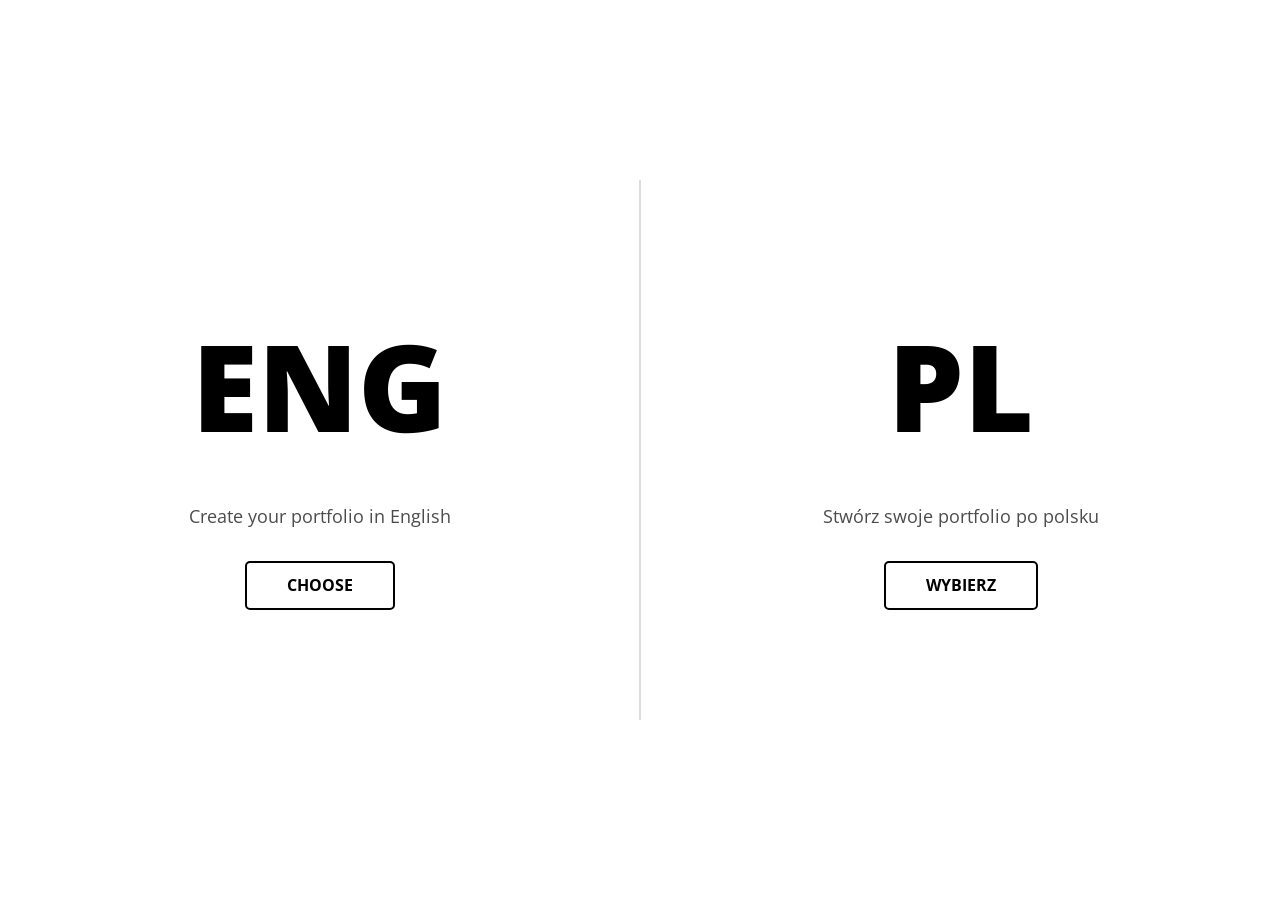
<file: index.html>
<!DOCTYPE html>
<html lang="ar">
<head>
    <meta charset="UTF-8">
    <meta name="viewport" content="width=device-width, initial-scale=1.0">
    <title>Select Your Language - Portfolio Creator</title>
    <link rel="stylesheet" href="style.css">
    <link href="https://fonts.googleapis.com/css2?family=Open+Sans:wght@700&display=swap" rel="stylesheet">
</head>
<body>

    <div class="language-selection">
        <div class="lang-card" onclick="location.href='index-en.html'">
            <h1>ENG</h1>
            <p>Create your portfolio in English</p>
            <span class="btn-select">CHOOSE</span>
        </div>

        <div class="divider"></div>

        <div class="lang-card" onclick="location.href='index-pl.html'">
            <h1>PL</h1>
            <p>Stwórz swoje portfolio po polsku</p>
            <span class="btn-select">WYBIERZ</span>
        </div>
    </div>

</body>
</html>
</file>
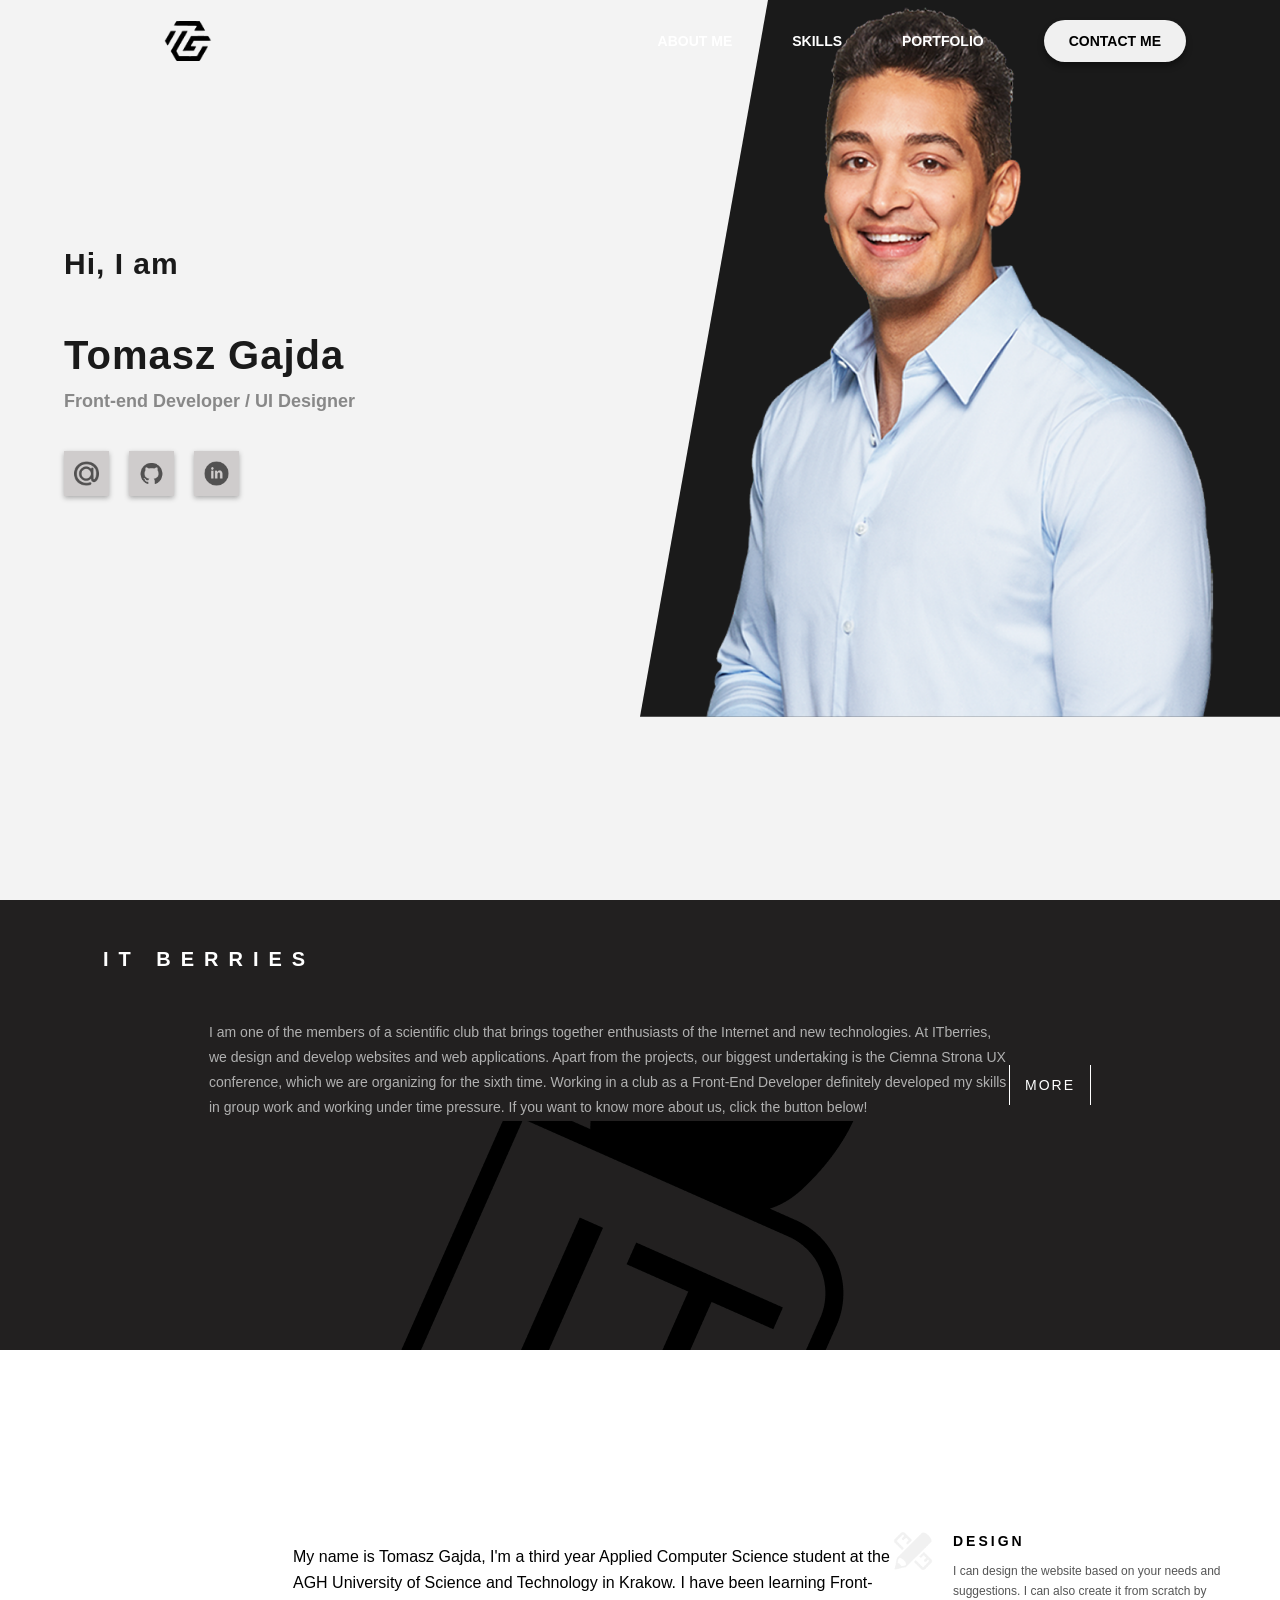
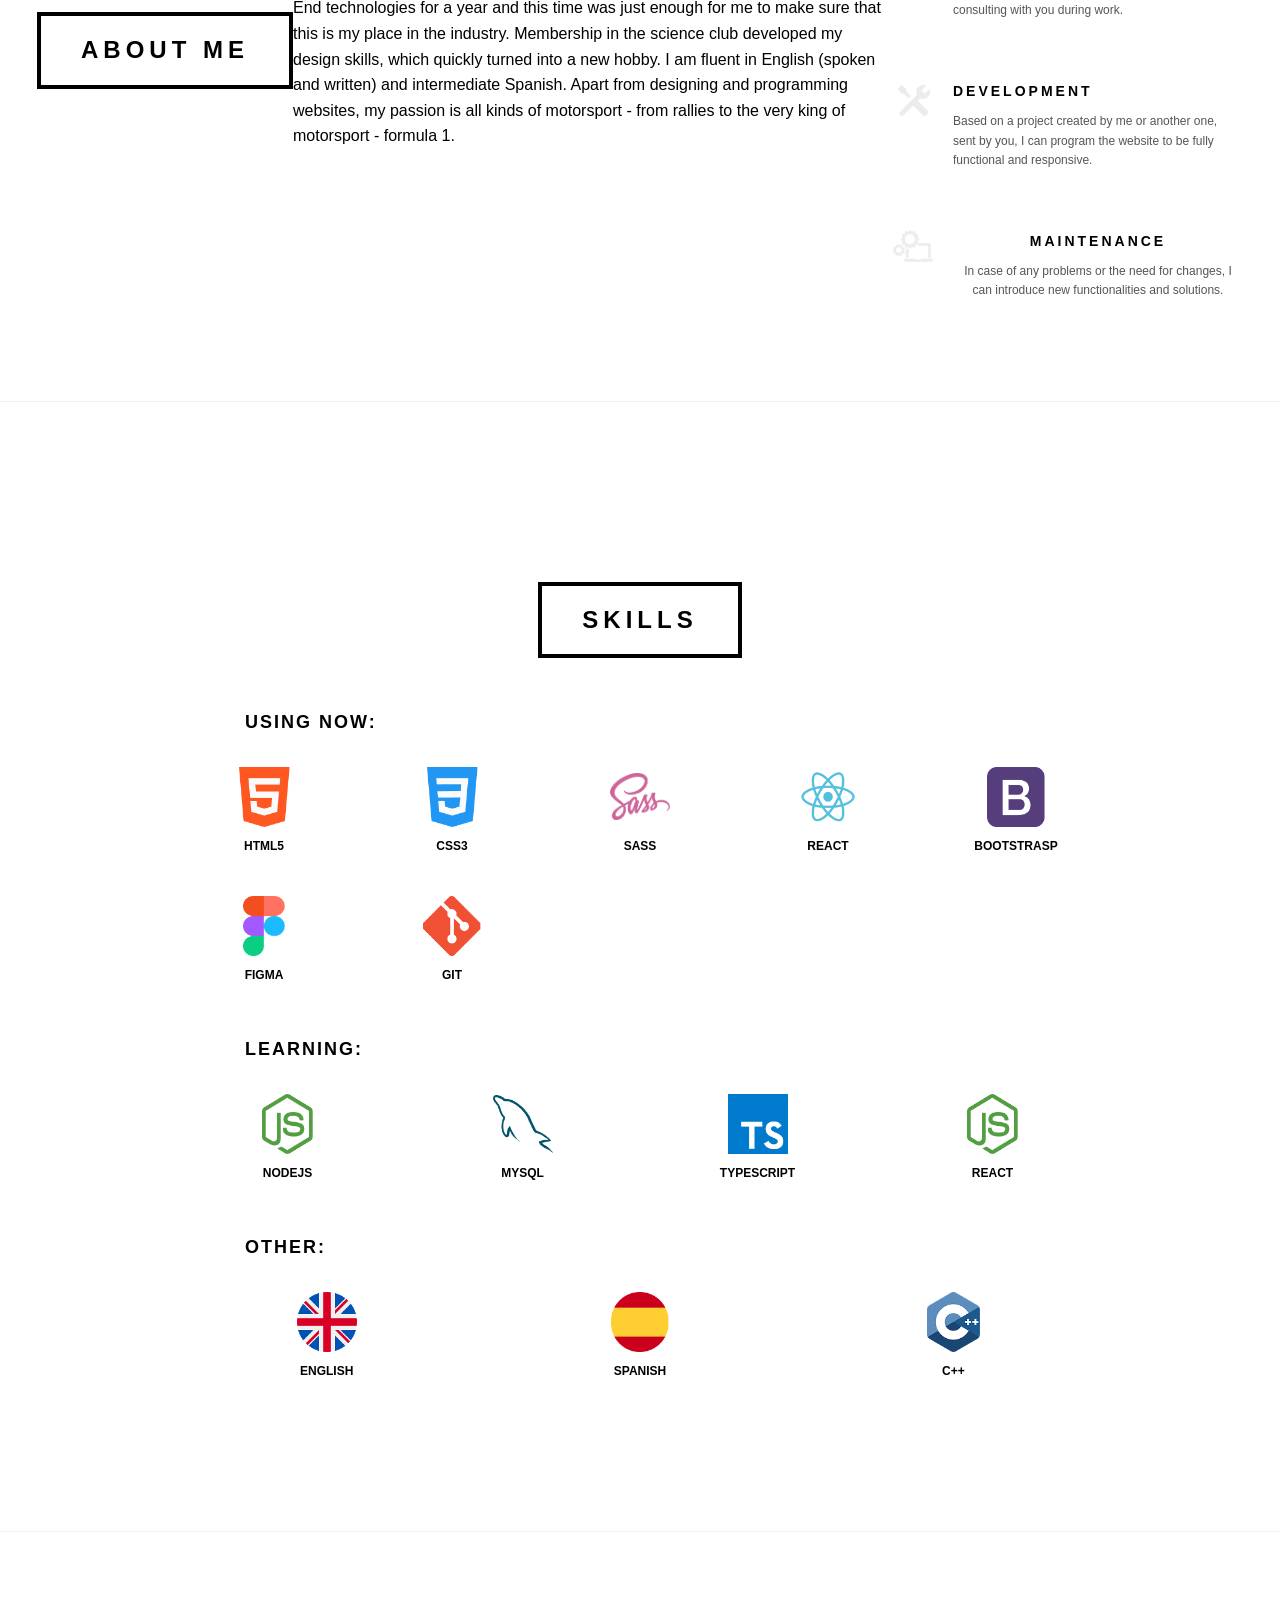
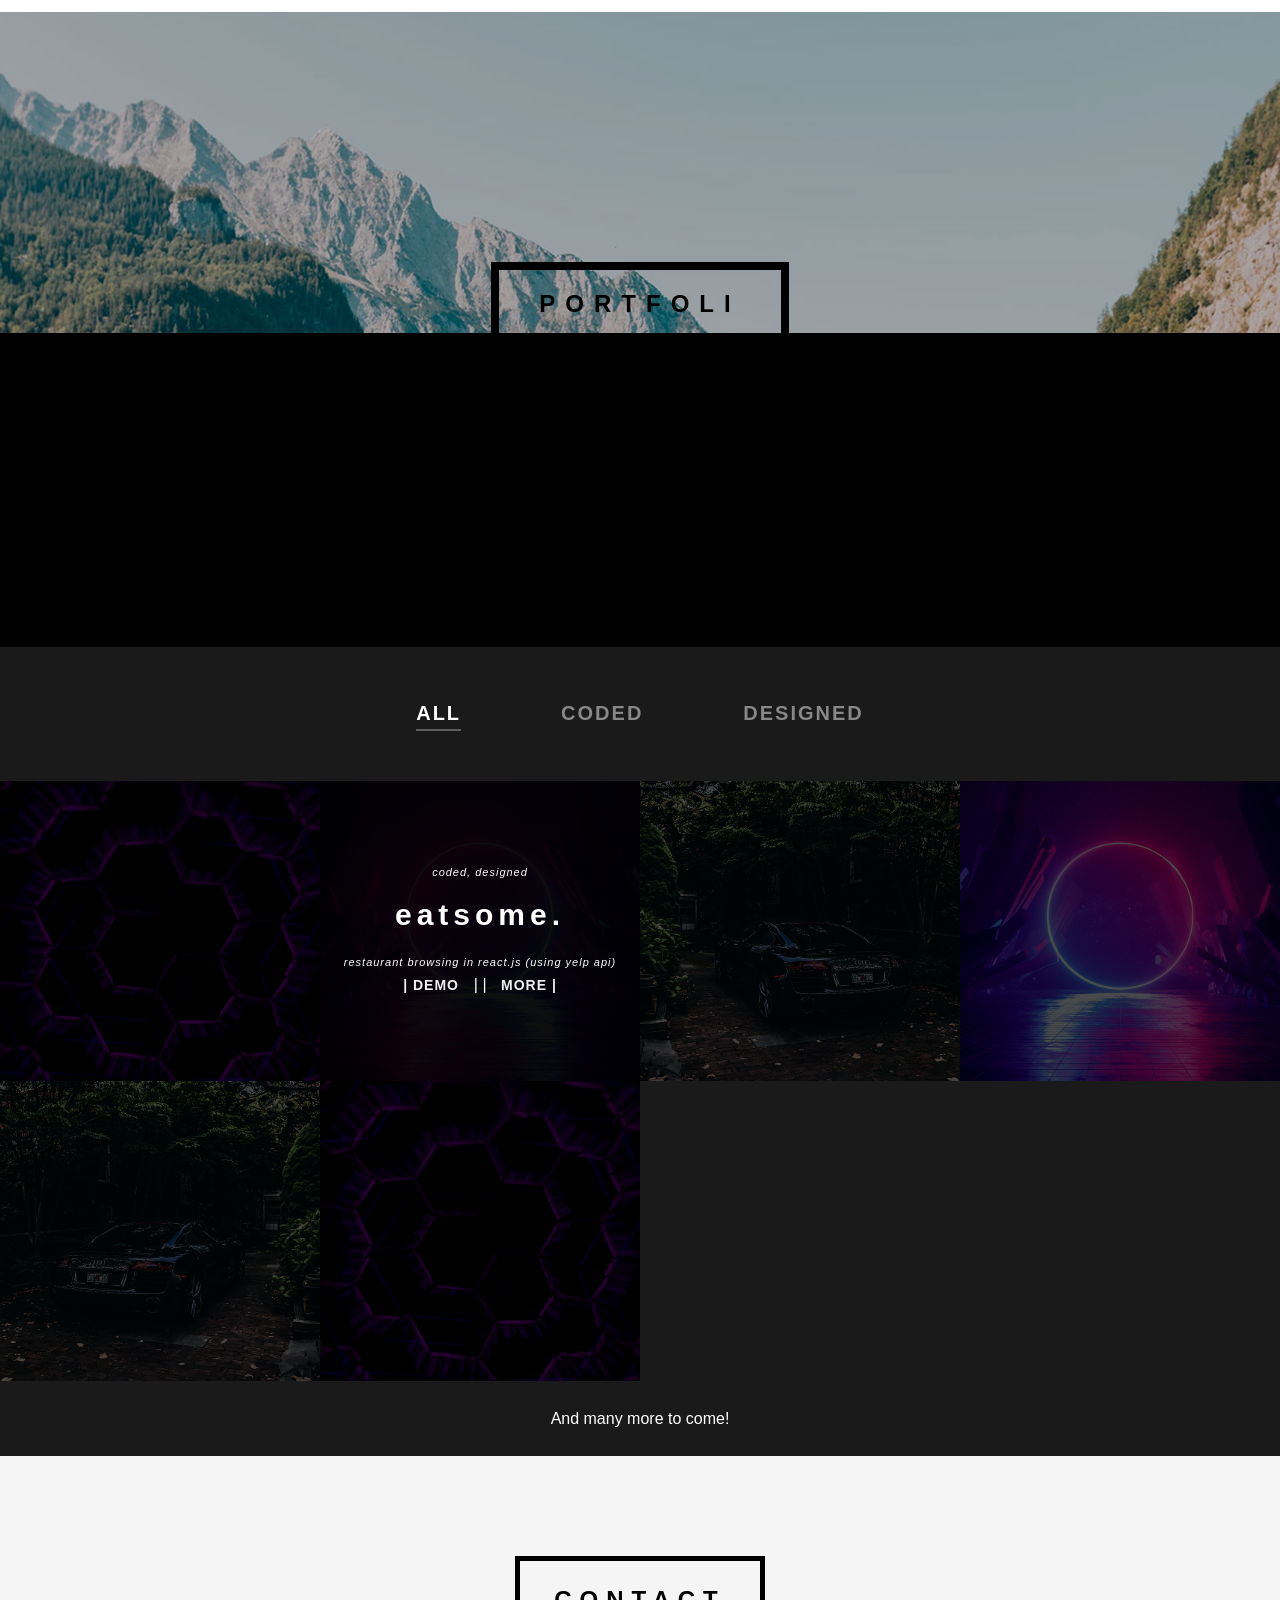
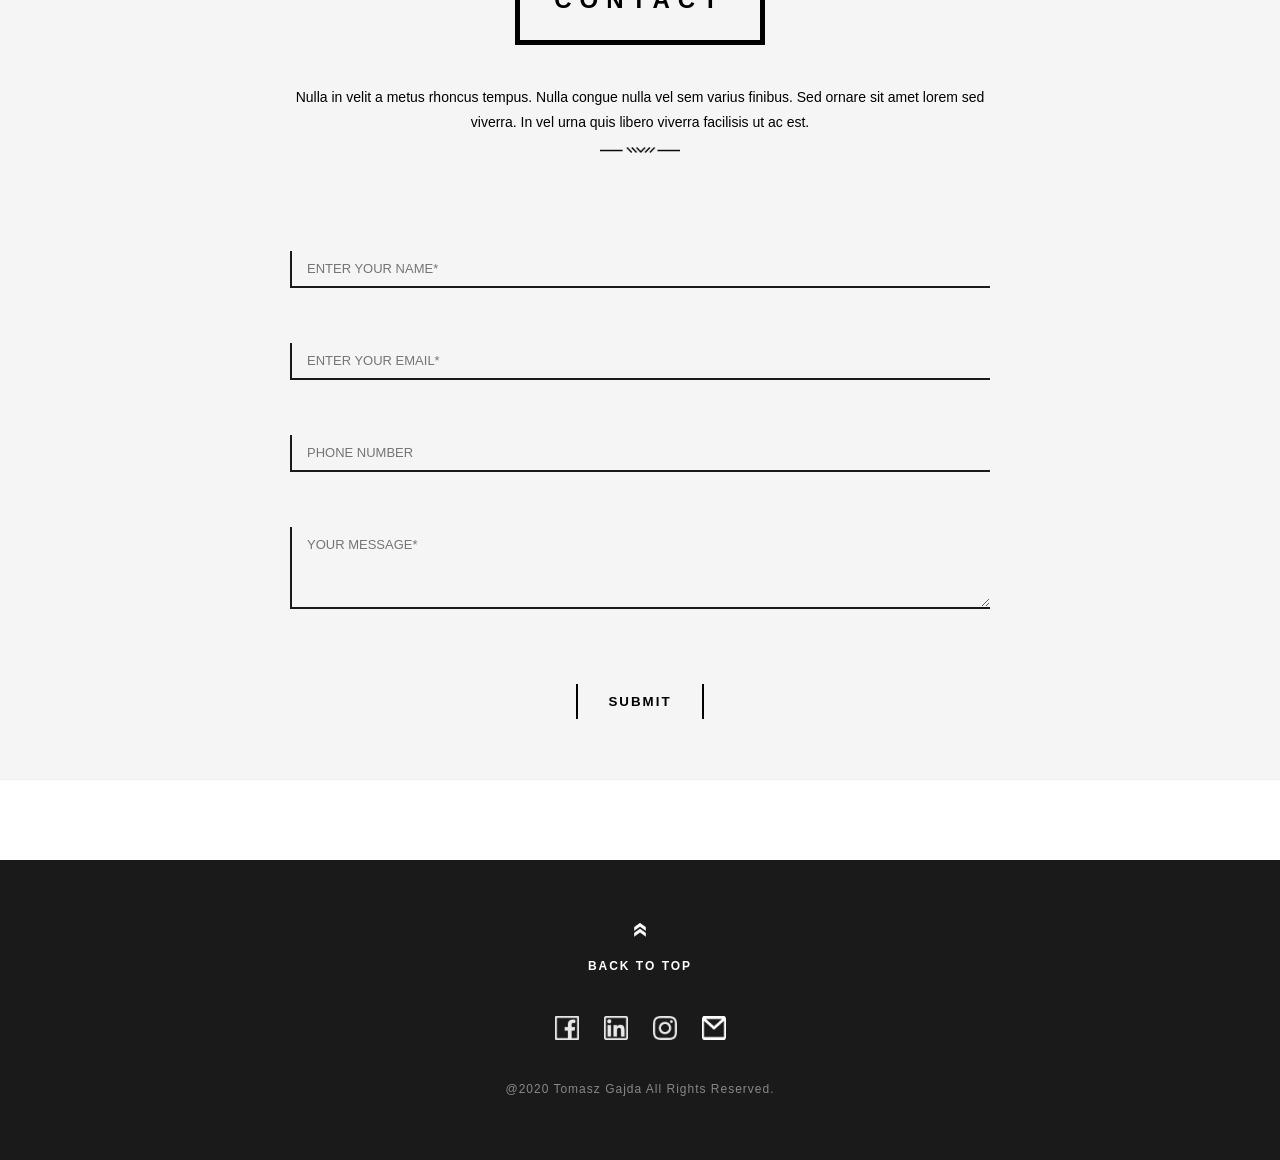
<file: index-en.html>
<!DOCTYPE html>
<html lang="en">
<head>
    <meta charset="UTF-8">
    <meta name="viewport" content="width=device-width, initial-scale=1.0">
    <title>Document</title>
    <link rel="stylesheet" href="style.css">
    
</head>
<body>
   <div class="header"> 

       <div class="navbar"> 
        <div class="logo"><img src="image/logo 1.png"></div>
           <div class="nav-links">
             <a lhref="#about">About me</a>
            <a href="#skills">Skills</a>
            <a href="#portfolio">Portfolio</a>
            <a href="#contact" class="contact-btn">CONTACT ME</a>
         </div>
        </div>
   </div>

    
    

    <div class="hero">
     
        <div class="hero-content">
            <p class="text">Hi, I am</p>
            <h1>Tomasz Gajda</h1>
            <p class="job-title">Front-end Developer / UI Designer</p>
            
            <div class="social-links">
                <a href="#"><img src="image/mail symbol.png" alt="Email"></a>
                <a href="#"><img src="image/github symbol.png" alt="Github"></a>
                <a href="#"><img src="image/linkedin symbol.png" alt="Linkedin"></a>
            </div>
        </div>
        
        <div class="hero-image-area">
            <img src="image/profile.png" alt="Profile">
        </div>
    </div>
    <div class="it-berries-section">
       
        <div class="container">
        <h2 class="brand-title">IT BERRIES</h2>
        <p class="section-tag">I am one of the members of a scientific club that brings together enthusiasts of the Internet and new technologies. At ITberries, we design and develop websites and web applications. Apart from the projects, our biggest undertaking is the Ciemna Strona UX conference, which we are organizing for the sixth time. Working in a club as a Front-End Developer definitely developed my skills in group work and working under time pressure. If you want to know more about us, click the button below! </p>
        <a href="#more-about" class="more-btn">
            <span class="line"></span>
            <span class="more-text">MORE</span>
            <span class="line"></span>
        </a>
        </div>
        <img src="image/Logo ITB.png">
    </div>

    
    <section id="about" class="container">
        <div class="section-box">ABOUT ME</div>
    
        <div class="about-extra">
            <p class="about-text">
                My name is Tomasz Gajda, I'm a third year Applied Computer Science student at the AGH University of Science and Technology in Krakow. I have been learning Front-End technologies for a year and this time was just enough for me to make sure that this is my place in the industry.

Membership in the science club developed my design skills, which quickly turned into a new hobby. I am fluent in English (spoken and written) and intermediate Spanish. Apart from designing and programming websites, my passion is all kinds of motorsport - from rallies to the very king of motorsport - formula 1.


            </p>
        
            <a href="#more-about" class="more-btn">
                <span class="line"></span>
                <span class="more-text">MORE</span>
                <span class="line"></span>
            </a>
        </div>
       
        <div class="services">
    
            <div class="service">
                <img src="image/136378-200 3.png" alt="design">
                <h3>DESIGN</h3>
                <p>I can design the website based on your needs and suggestions. I can also create it from scratch by consulting with you during work.

                </p>
            </div>
        
            <div class="service">
                <img src="image/maintenance--v3 5.png" alt="develop">
                <h3>DEVELOPMENT</h3>
                <p>Based on a project created by me or another one, sent by you, I can program the website to be fully functional and responsive.

                </p>
            </div>
        
            <div class="service center">
                <img src="image/img_533288 5.png" alt="MAINTENANCE">
                <h3>MAINTENANCE</h3>
                <p>In case of any problems or the need for changes, I can introduce new functionalities and solutions.

                </p>
            </div>
        
        </div>
    </section>
    
    <section id="skills" class="container">
        <div class="section-box">SKILLS</div>
        

            <div class="skill-group">
                <h3>USING NOW:</h3>
            
                <div class="skill-items">
                    <div class="skill">
                        <img src="image/Group 12.png">
                        <span>HTML5</span>
                    </div>
                    <div class="skill">
                        <img src="image/Group 13.png">
                        <span>CSS3</span>
                    </div>
                    <div class="skill">
                        <img src="image/Vector (1).png">
                        <span>SASS</span>
                    </div>
                    <div class="skill">
                        <img src="image/Group 14.png">
                        <span>REACT</span>
                    </div>
                    <div class="skill">
                        <img src="image/bootstrap.png">
                        <span>BOOTSTRASP</span>
                    </div>
                    <div class="skill">
                        <img src="image/figma.png">
                        <span>FIGMA</span>
                    </div>
                    <div class="skill">
                        <img src="image/git.png">
                        <span>GIT</span>
                    </div>
                </div>
            </div>
        
            <div class="skill-group">
                <h3>LEARNING:</h3>
            
                <div class="skill-items">
                    <div class="skill">
                        <img src="image/Group (1).png">
                        <span>NODEJS</span>
                    </div>
                    <div class="skill">
                        <img src="image/Vector.png">
                        <span>MYSQL</span>
                    </div>
                    <div class="skill">
                        <img src="image/Group.png">
                        <span>TYPESCRIPT</span>
                    </div>
                    <div class="skill">
                        <img src="image/Group (1).png">
                        <span>React</span>
                    </div>
                </div>
            </div>
        
            <div class="skill-group">
                <h3>OTHER:</h3>
            
                <div class="skill-items">
                    <div class="skill">
                        <img src="image/image 18@2x.png">
                        <span>ENGLISH</span>
                    </div>
                    <div class="skill">
                        <img src="image/image 19.png">
                        <span>SPANISH</span>
                    </div>
                    <div class="skill">
                        <img src="image/image 20.png">
                        <span>C++</span>
                    </div>
                </div>
            </div>
        
        
    </section>



 <div class="portfolio-section">
    <div class="portfolio-title">
      <h1>portfoli</h1>
    </div>
 </div>
 <div class="portfolio-filter">
    <div class="option-select">
        <ul>
            <li><a href="#" class="active">ALL</a></li>
            <li><a href="#" >CODED</a></li>
            <li><a href="#" >DESIGNED</a></li>
        </ul>

    </div>
 </div>
 <div class="portfolio-grid">
    <div class="project-item">
        <img src="image/16.png" alt="Project 1">
    </div>

    <div class="project-item special-item">
        <img src="image/2.png" alt="Project 2">
        <div class="eatsome-overlay">
            <p class="subtitle">coded, designed</p>
            <h3 class="title">eatsome.</h3>
            <p class="subtitle">Restaurant browsing in React.js (Using Yelp API)</p>
            <div class="links">
                <a href="#">| DEMO </a>
                <span class="separator">| |</span>
                <a href="#"> MORE |</a>
            </div>
        </div>
    </div>

    <div class="project-item">
        <img src="image/3.png" alt="Project 3">
    </div>

    <div class="project-item">
        <img src="image/4.png" alt="Project 4">
    </div>

    <div class="project-item">
        <img src="image/5.png" alt="Project 5">
    </div>

    <div class="project-item">
        <img src="image/16.png" alt="Project 6">
    </div>
 </div>
 <div class="portfolio-end">
    <p class="end">And many more to come!</p>

 </div>
 <section class="contact-section">
    <h2 class="contact-title">CONTACT</h2>

    <p class="contact-desc">
        Nulla in velit a metus rhoncus tempus. Nulla congue nulla vel sem varius finibus. 
        Sed ornare sit amet lorem sed viverra. In vel urna quis libero viverra facilisis ut ac est.
    </p>

    <div class="separator-container">
        <img src="image/separatorBlack 6.png" alt="separator" class="contact-icon">
    </div>

    <form class="contact-form">
        <input type="text" placeholder="ENTER YOUR NAME*">
        <input type="email" placeholder="ENTER YOUR EMAIL*">
        <input type="tel" placeholder="PHONE NUMBER">
        <textarea placeholder="YOUR MESSAGE*" rows="4"></textarea>
        
        <button type="submit" class="submit-btn">SUBMIT</button>
    </form>
</section>
<footer class="main-footer">
    <div class="back-to-top">
        <a href="#top">
            <img src="image/ic_baseline-double-arrow@2x.png" alt="up arrow">
            <p>BACK TO TOP</p>
        </a>
    </div>

    <div class="social-icons">
        
            <img src="image/Vector (7).png" alt="up arrow">
            <img src="image/Vector (6).png" alt="up arrow">
            <img src="image/Vector (5).png" alt="up arrow">
            <img src="image/Vector (8).png" alt="up arrow">
    </div>

    <div class="copyright">
        <p>@2020 Tomasz Gajda All Rights Reserved.</p>
    </div>
</footer>




















 </body>
 </html>
</file>
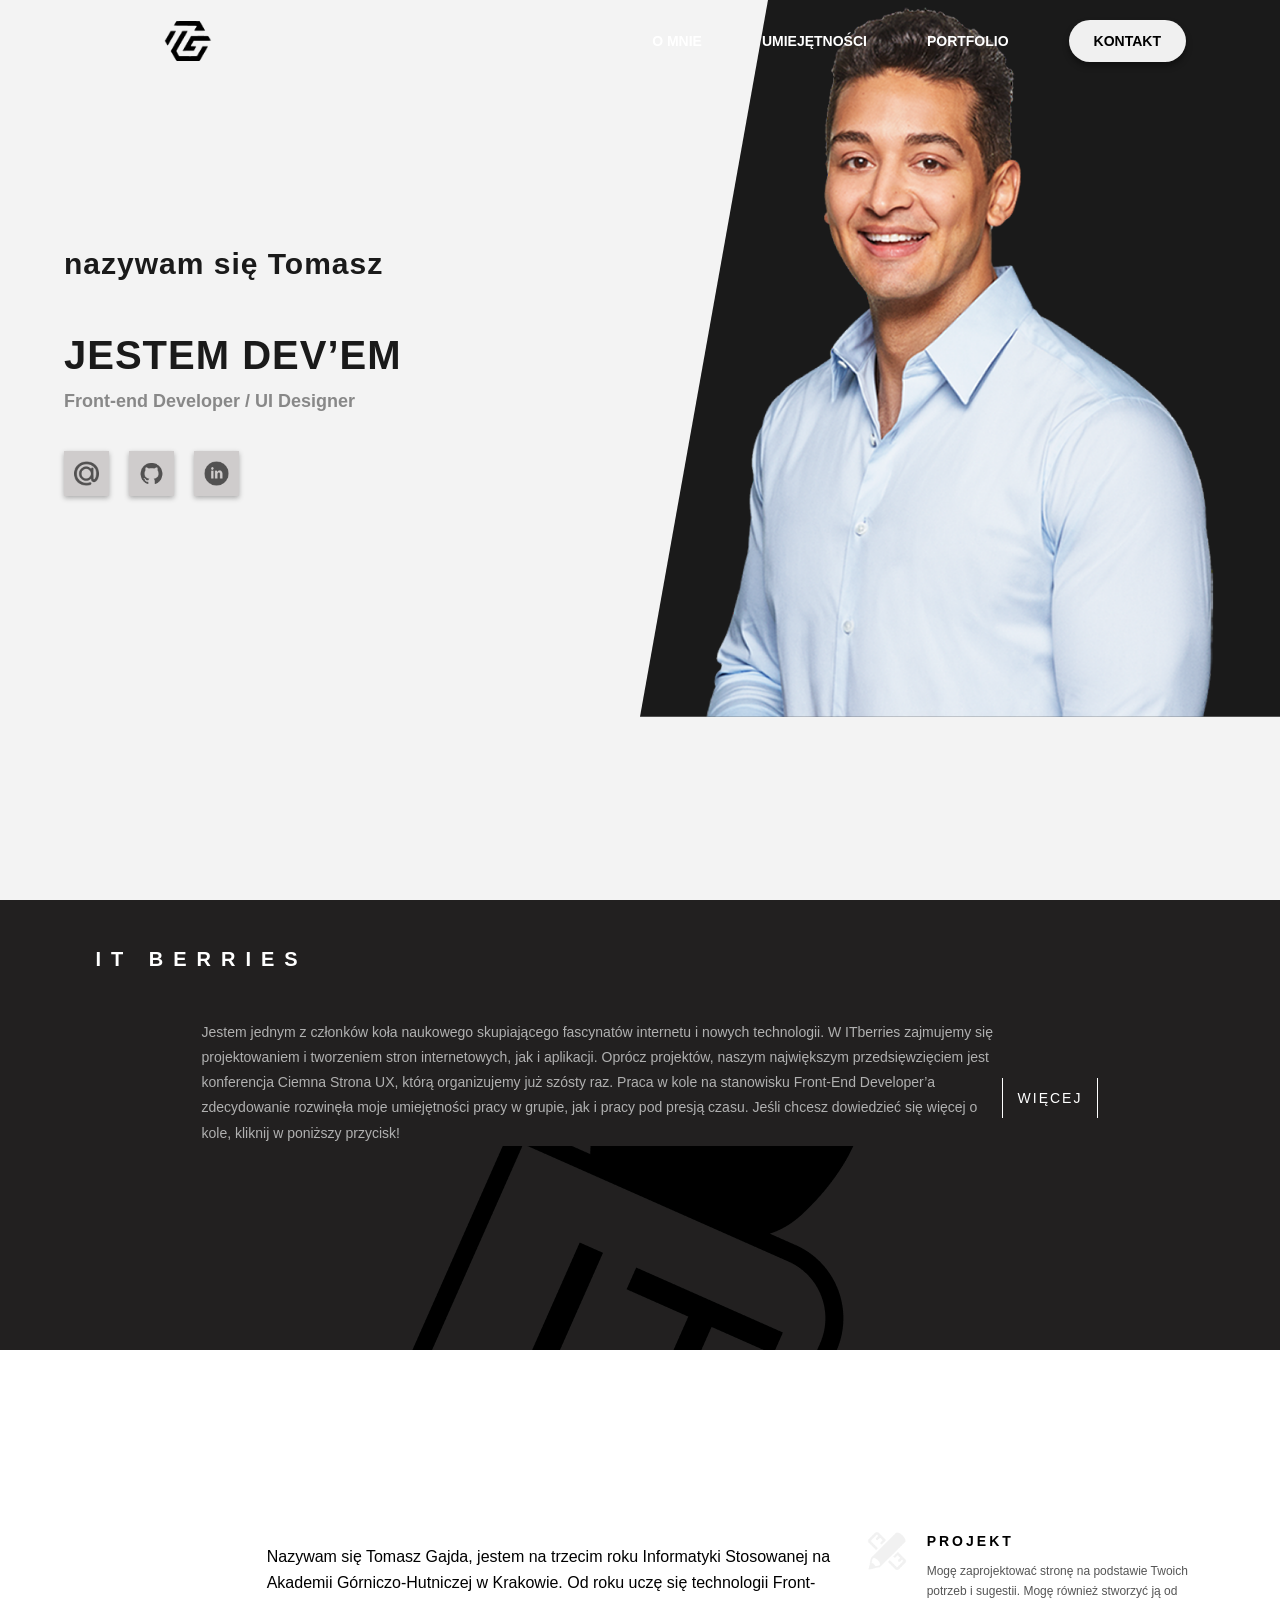
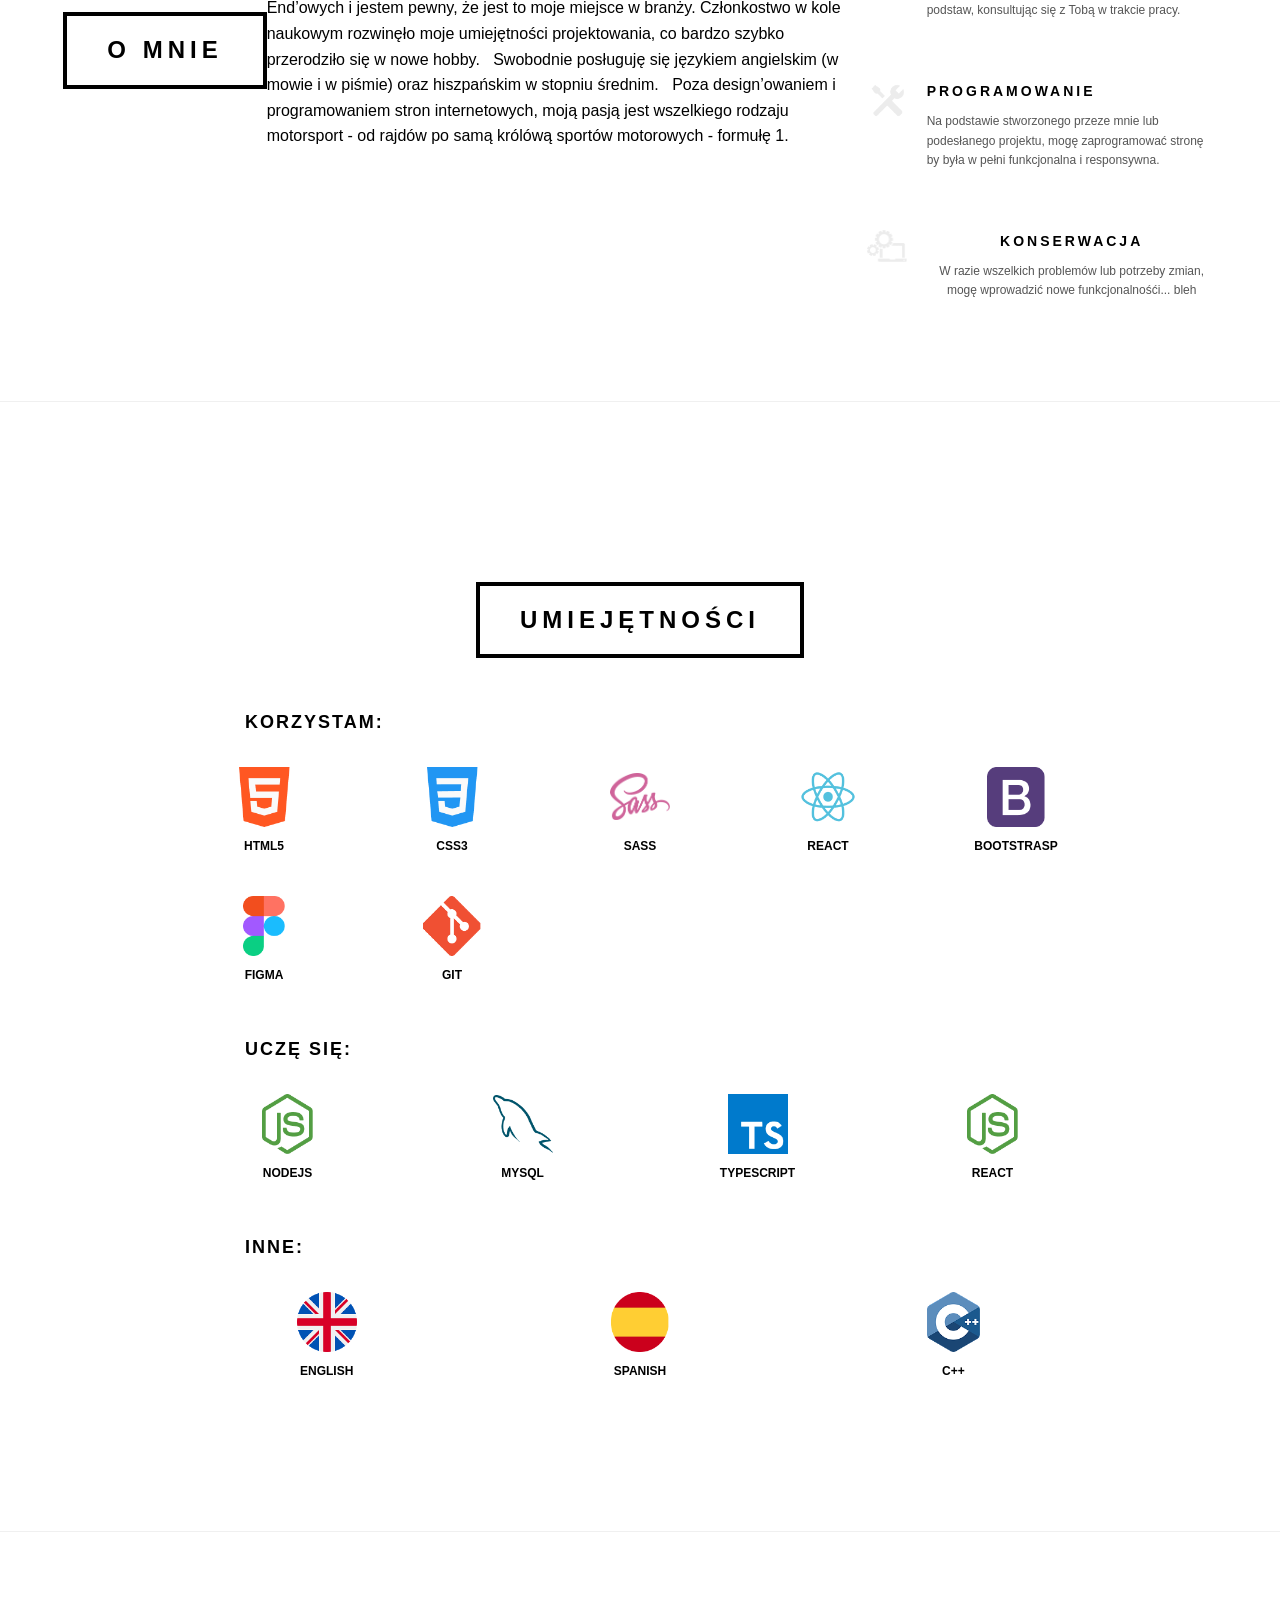
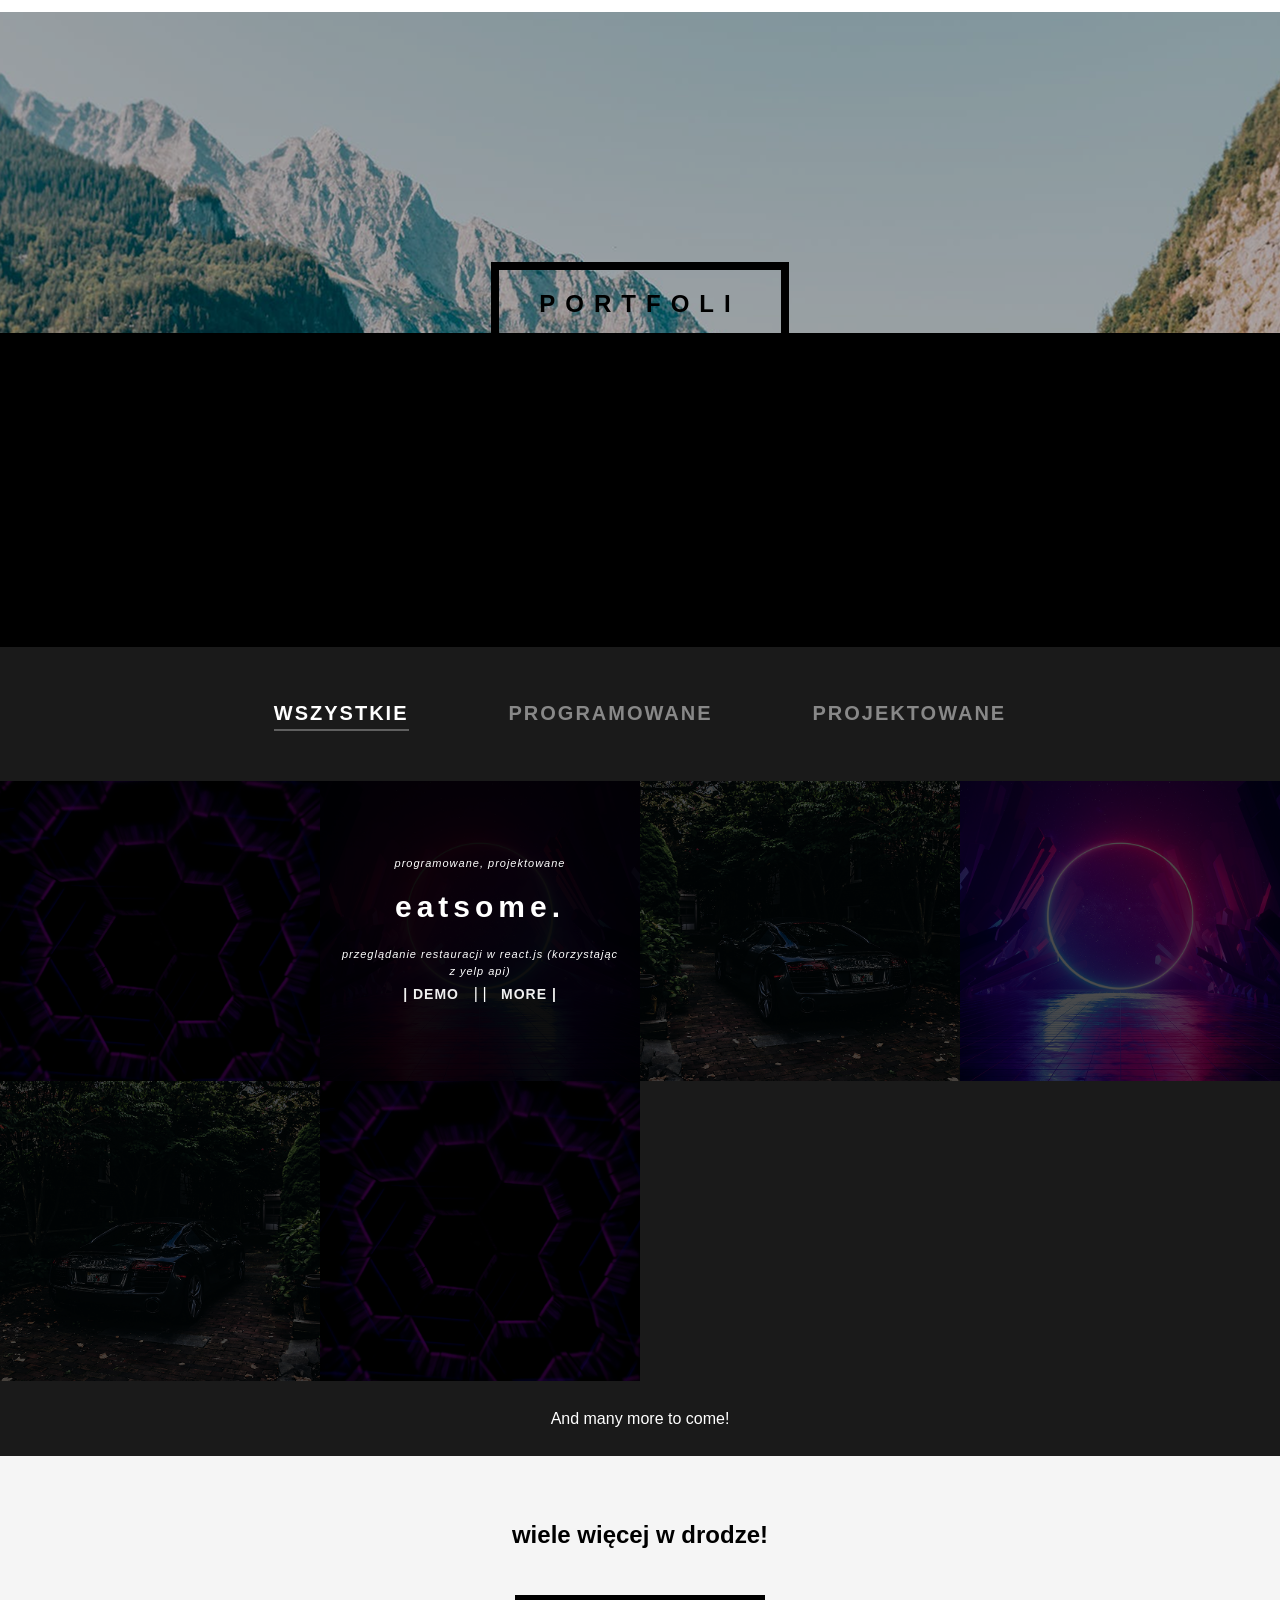
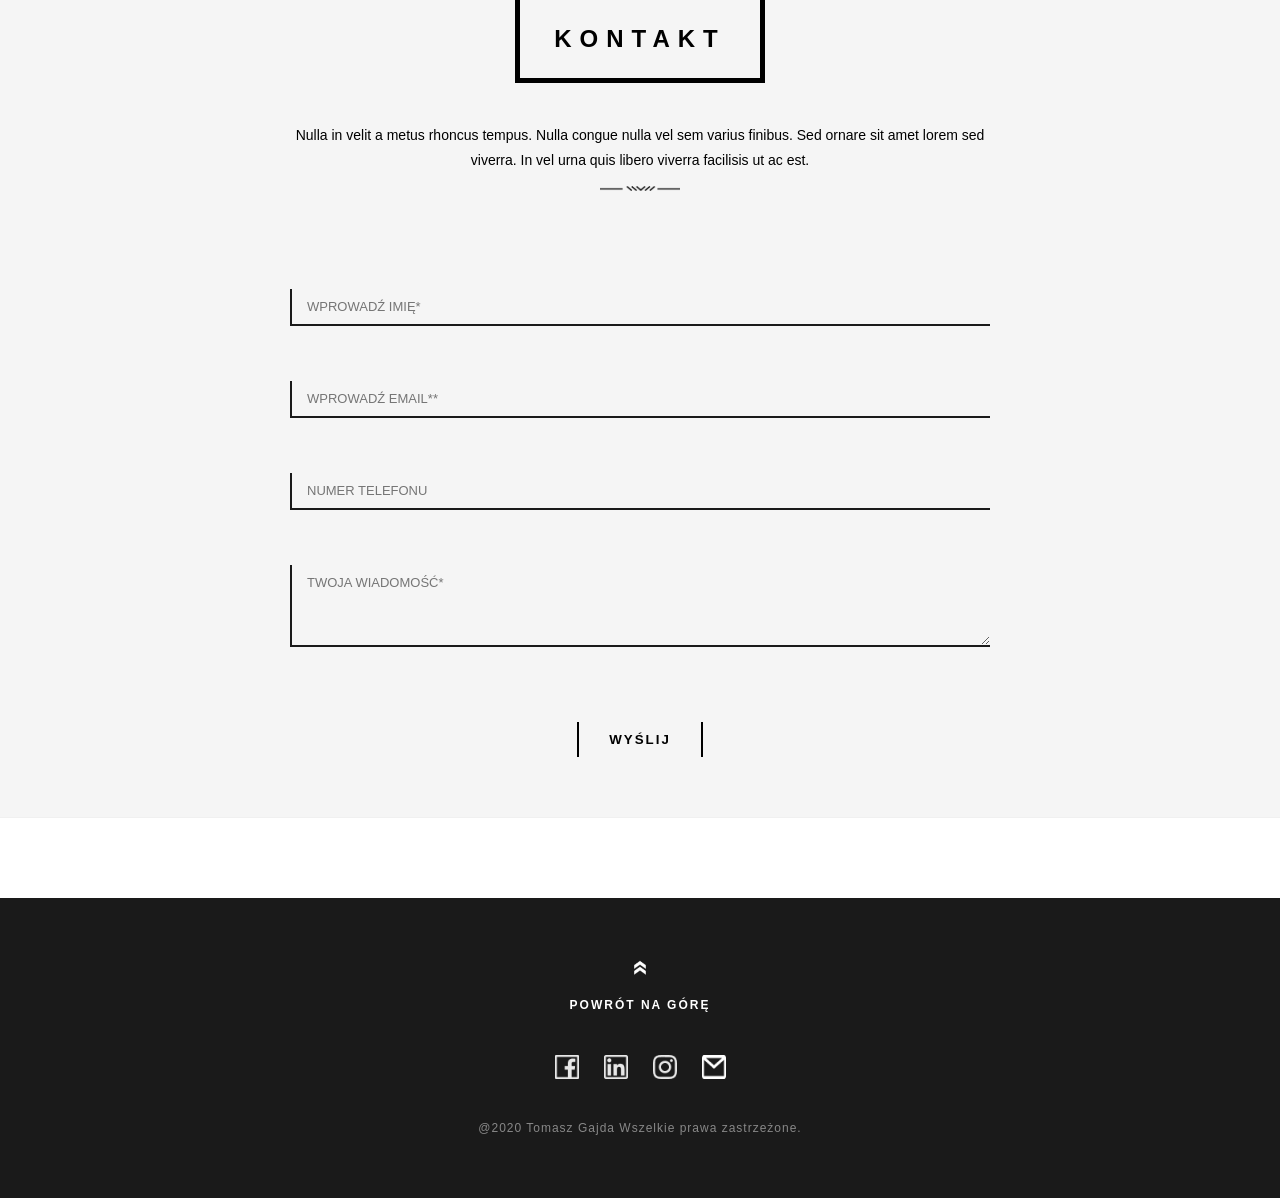
<file: index-pl.html>
<!DOCTYPE html>
<html lang="en">
<head>
    <meta charset="UTF-8">
    <meta name="viewport" content="width=device-width, initial-scale=1.0">
    <title>Document</title>
    <link rel="stylesheet" href="style.css">
</head>
<body>
    <div class="header"> 

        <div class="navbar"> 
         <div class="logo"><img src="image/logo 1.png"></div>
            <div class="nav-links">
              <a lhref="#about">O mnie</a>
             <a href="#skills">Umiejętności</a>
             <a href="#portfolio">Portfolio</a>
             <a href="#contact" class="contact-btn">KONTAKT</a>
          </div>
         </div>
    </div>
 
     
     
 
     <div class="hero">
      
         <div class="hero-content">
             <p class="text">nazywam się Tomasz</p>
             <h1>JESTEM DEV’EM</h1>
             <p class="job-title">Front-end Developer / UI Designer</p>
             
             <div class="social-links">
                 <a href="#"><img src="image/mail symbol.png" alt="Email"></a>
                 <a href="#"><img src="image/github symbol.png" alt="Github"></a>
                 <a href="#"><img src="image/linkedin symbol.png" alt="Linkedin"></a>
             </div>
         </div>
         
         <div class="hero-image-area">
             <img src="image/profile.png" alt="Profile">
         </div>
     </div>
     <div class="it-berries-section">
        
         <div class="container">
         <h2 class="brand-title">IT BERRIES</h2>
         <p class="section-tag">Jestem jednym z członków koła naukowego skupiającego fascynatów internetu i nowych technologii. W ITberries zajmujemy się projektowaniem i tworzeniem stron internetowych, jak i aplikacji. Oprócz projektów, naszym największym przedsięwzięciem jest konferencja Ciemna Strona UX, którą organizujemy już szósty raz. Praca w kole na stanowisku Front-End Developer’a zdecydowanie rozwinęła moje umiejętności pracy w grupie, jak i  pracy pod presją czasu.  Jeśli chcesz dowiedzieć się więcej o kole, kliknij w poniższy przycisk!</p>
         <a href="#more-about" class="more-btn">
         <a href="#more-about" class="more-btn">
             <span class="line"></span>
             <span class="more-text">WIĘCEJ</span>
             <span class="line"></span>
         </a>
         </div>
         <img src="image/Logo ITB.png">
     </div>
 
    <!-- <header class="main-header">
        
       

    <section class="hero">
        <p class="intro-text">nazywam się Tomasz</p>
        <h1>JESTEM DEV’EM</h1>
        <div class="zigzag-container">
            <img src="image/separatorBlack 6.png" alt="separator line">
        </div>
        
        <div class="hero-separator">
            <span class="slashes"></span>
            <div class="social-icons">
                <a href="#"><img src="image/mail symbol.png" alt="Instagram"></a>
                <a href="#"><img src="image/github symbol.png" alt="Github"></a>
                <a href="#"><img src="image/linkedin symbol.png" alt="LinkedIn"></a>
            </div>
            <span class="slashes"></span>
        </div>
    </section>
    <div class="it-berries-section container">
        <h2 class="brand-title">IT BERRIES</h2>
        <p class="section-tag">Jestem jednym z członków koła naukowego skupiającego fascynatów internetu i nowych technologii. W ITberries zajmujemy się projektowaniem i tworzeniem stron internetowych, jak i aplikacji. Oprócz projektów, naszym największym przedsięwzięciem jest konferencja Ciemna Strona UX, którą organizujemy już szósty raz. Praca w kole na stanowisku Front-End Developer’a zdecydowanie rozwinęła moje umiejętności pracy w grupie, jak i  pracy pod presją czasu.  Jeśli chcesz dowiedzieć się więcej o kole, kliknij w poniższy przycisk!</p>
        <a href="#more-about" class="more-btn">
            <span class="line"></span>
            <span class="more-text">WIĘCEJ</span>
            <span class="line"></span>
        </a>
        </div>
    </div> -->

    
    <section id="about" class="container">
        <div class="section-box">O MNIE</div>
    
        <div class="about-extra">
            <p class="about-text">
                Nazywam się Tomasz Gajda, jestem na trzecim roku Informatyki Stosowanej na Akademii Górniczo-Hutniczej w Krakowie. Od roku uczę się technologii Front-End’owych i jestem pewny, że jest to moje miejsce w branży. Członkostwo w kole naukowym rozwinęło moje umiejętności projektowania, co bardzo szybko przerodziło się w nowe hobby.   Swobodnie posługuję się językiem angielskim (w mowie i w piśmie) oraz hiszpańskim w stopniu średnim.   Poza design’owaniem i programowaniem stron internetowych, moją pasją jest wszelkiego rodzaju motorsport - od rajdów po samą królówą sportów motorowych - formułę 1. 

            </p>
        
            <a href="#more-about" class="more-btn">
                <span class="line"></span>
                <span class="more-text">WIĘCEJ</span>
                <span class="line"></span>
            </a>
        </div>
        <div class="services">
    
            <div class="service">
                <img src="image/136378-200 3.png" alt="design">
                <h3>PROJEKT</h3>
                <p>Mogę zaprojektować stronę na podstawie Twoich potrzeb i sugestii. Mogę również stworzyć ją od podstaw, konsultując się z Tobą w trakcie pracy.
                </p>
            </div>
        
            <div class="service">
                <img src="image/maintenance--v3 5.png" alt="develop">
                <h3>PROGRAMOWANIE</h3>
                <p>Na podstawie stworzonego przeze mnie lub podesłanego projektu, mogę zaprogramować stronę by była w pełni funkcjonalna i responsywna.
                </p>
            </div>
        
            <div class="service center">
                <img src="image/img_533288 5.png" alt="MAINTENANCE">
                <h3>KONSERWACJA</h3>
                <p>W razie wszelkich problemów lub potrzeby zmian, mogę wprowadzić nowe funkcjonalnośći... bleh

                </p>
            </div>
        
        </div>
    </section>
    
    <section id="skills" class="container">
        <div class="section-box">UMIEJĘTNOŚCI</div>
        

            <div class="skill-group">
                <h3>KORZYSTAM:</h3>
            
                <div class="skill-items">
                    <div class="skill">
                        <img src="image/Group 12.png">
                        <span>HTML5</span>
                    </div>
                    <div class="skill">
                        <img src="image/Group 13.png">
                        <span>CSS3</span>
                    </div>
                    <div class="skill">
                        <img src="image/Vector (1).png">
                        <span>SASS</span>
                    </div>
                    <div class="skill">
                        <img src="image/Group 14.png">
                        <span>REACT</span>
                    </div>
                    <div class="skill">
                        <img src="image/bootstrap.png">
                        <span>BOOTSTRASP</span>
                    </div>
                    <div class="skill">
                        <img src="image/figma.png">
                        <span>FIGMA</span>
                    </div>
                    <div class="skill">
                        <img src="image/git.png">
                        <span>GIT</span>
                    </div>
                </div>
            </div>
        
            <div class="skill-group">
                <h3>UCZĘ SIĘ:</h3>
            
                <div class="skill-items">
                    <div class="skill">
                        <img src="image/Group (1).png">
                        <span>NODEJS</span>
                    </div>
                    <div class="skill">
                        <img src="image/Vector.png">
                        <span>MYSQL</span>
                    </div>
                    <div class="skill">
                        <img src="image/Group.png">
                        <span>TYPESCRIPT</span>
                    </div>
                    <div class="skill">
                        <img src="image/Group (1).png">
                        <span>React</span>
                    </div>
                </div>
            </div>
        
            <div class="skill-group">
                <h3>INNE:</h3>
            
                <div class="skill-items">
                    <div class="skill">
                        <img src="image/image 18@2x.png">
                        <span>ENGLISH</span>
                    </div>
                    <div class="skill">
                        <img src="image/image 19.png">
                        <span>SPANISH</span>
                    </div>
                    <div class="skill">
                        <img src="image/image 20.png">
                        <span>C++</span>
                    </div>
                </div>
            </div>
        
        
    </section>
    <div class="portfolio-section">
        <div class="portfolio-title">
          <h1>portfoli</h1>
        </div>
     </div>
     <div class="portfolio-filter">
        <div class="option-select">
            <ul>
                <li><a href="#" class="active">WSZYSTKIE</a></li>
                <li><a href="#" >PROGRAMOWANE</a></li>
                <li><a href="#" >PROJEKTOWANE</a></li>
            </ul>
    
        </div>
     </div>
    <div class="portfolio-grid">
        <div class="project-item">
            <img src="image/16.png" alt="Project 1">
        </div>
    
        <div class="project-item special-item">
            <img src="image/2.png" alt="Project 2">
            <div class="eatsome-overlay">
                <p class="subtitle">programowane, projektowane</p>
                <h3 class="title">eatsome.</h3>
                <p class="subtitle">Przeglądanie restauracji w React.js (korzystając z Yelp API)</p>
                <div class="links">
                    <a href="#">| DEMO </a>
                    <span class="separator">| |</span>
                    <a href="#"> MORE |</a>
                </div>
            </div>
        </div>
    
        <div class="project-item">
            <img src="image/3.png" alt="Project 3">
        </div>
    
        <div class="project-item">
            <img src="image/4.png" alt="Project 4">
        </div>
    
        <div class="project-item">
            <img src="image/5.png" alt="Project 5">
        </div>
    
        <div class="project-item">
            <img src="image/16.png" alt="Project 6">
        </div>
     </div>
     <div class="portfolio-end">
        <p class="end">And many more to come!</p>
    
     </div> 

     <section class="contact-section">
        <div><h1> wiele więcej w drodze!</h1></div>
        <h2 class="contact-title">KONTAKT</h2>
    
        <p class="contact-desc">
            Nulla in velit a metus rhoncus tempus. Nulla congue nulla vel sem varius finibus. 
            Sed ornare sit amet lorem sed viverra. In vel urna quis libero viverra facilisis ut ac est.
        </p>
    
        <div class="separator-container">
            <img src="image/separatorBlack 6.png" alt="separator" class="contact-icon">
        </div>
    
        <form class="contact-form">
            <input type="text" placeholder="WPROWADŹ IMIĘ*">
            <input type="email" placeholder="WPROWADŹ EMAIL**">
            <input type="tel" placeholder="NUMER TELEFONU">
            <textarea placeholder="TWOJA WIADOMOŚĆ*" rows="4"></textarea>
            
            <button type="submit" class="submit-btn">WYŚLIJ</button>
        </form>
    </section>
    <footer class="main-footer">
        <div class="back-to-top">
            <a href="#top">
                <img src="image/ic_baseline-double-arrow@2x.png" alt="up arrow">
                <p>POWRÓT NA GÓRĘ</p>
            </a>
        </div>
    
        <div class="social-icons">
            
                <img src="image/Vector (7).png" alt="up arrow">
                <img src="image/Vector (6).png" alt="up arrow">
                <img src="image/Vector (5).png" alt="up arrow">
                <img src="image/Vector (8).png" alt="up arrow">
        </div>
    
        <div class="copyright">
            <p>@2020 Tomasz Gajda Wszelkie prawa zastrzeżone.</p>
        </div>
    </footer>
    
    
    
    
    
    
    
    
    
    
    
    
    
    
    
    
    
    
    
    
    
</body>
</html>
</file>
<file: style.css>
* {
    margin: 0;
    padding: 0;
    box-sizing: border-box;
    
}

body {
    
    font-family: 'Open Sans', sans-serif;
    height: 100vh;
    /* text-align: center;
    align-items: center;
    justify-content: center; */
    /* background-color: #1f1f1f; */
    line-height: 1.6;
    
    width: 100%;
    overflow-x: hidden;
   
    
}
.container{
   
    /* width: 1000%;
    max-width: 1100px;
    margin: 0 auto;
    padding: 20px 0;
    padding-left: 20px; */
    display: flex;
    flex-wrap: wrap;
    justify-content: center;
    align-items: center;
    position: relative;
}
.header{
    width: 100%;
    top: 0;
    left: 0;
    z-index: 1000;
    padding: 20px 0;
    position: absolute;
    background: transparent !important;
}


.navbar{
    width: 90%;
    max-width: 1200px;
    margin: 0 auto;
    text-align: center;
    justify-content: space-between;
    align-items: center;
    display: flex;
    align-items: center;
    z-index: 1000;
    flex-wrap: wrap;
    gap: 20px;
    
} 
.logo{
    margin: 0;
    margin-left:50px ;
}
.logo img{
    display: flex;
    height: 40px;
    margin: 0 auto;
    padding-left: 50px;
    align-items: center;
    filter: invert(0);
   
 
}
.nav-links{
    display: flex;
    align-items: center;
    gap: 30px;
    flex-wrap: wrap;
    justify-content: center;
}
.nav-links a{
    list-style: none;
    color: white;
   
    font-size: 14px;
    font-weight: bold;
    text-transform: uppercase;
}


.language-selection {
    display: flex;
    width: 100%;
    height: 100%;
    align-items: center;
}

.lang-card {
    flex: 1;
    display: flex;
    flex-direction: column;
    align-items: center;
    justify-content: center;
    cursor: pointer;
    transition: all 0.5s ease;
    height: 100%;
}

/* تأثير عند تمرير الماوس */
.lang-card:hover {
    background-color: #1a1a1a;
    color: white;
}

.lang-card h1 {
    font-size: 120px; /* حجم كبير كما في الصورة */
    font-weight: 800;
    margin-bottom: 20px;
}

.lang-card p {
    font-size: 18px;
    margin-bottom: 30px;
    opacity: 0.7;
}

.btn-select {
    border: 2px solid currentColor;
    padding: 10px 40px;
    font-weight: 700;
    border-radius: 5px;
}

.divider {
    width: 2px;
    height: 60%;
    background-color: #ddd;
}



.navbar-rect .nav-container {
    max-width: 1200px;
    margin: 0 auto;
    display: flex;
    justify-content: end; /* لدفع الروابط والزر لجهة اليمين كما في الصورة */
    align-items: right;
    padding: 0 50px;
}

.nav-links {
    margin-right: 30px;
}

.nav-links a {
    color: white;
    text-decoration: none;
    margin-left: 30px;
    font-size: 14px;
    font-weight: bold;
    text-transform: uppercase;
    transition: 0.3s;
}

.nav-links a:hover {
    color: #828282;
}

/* زر CONTACT ME الأبيض البيضاوي */
.btn-contact-white {
    background-color: #ffffff;
    color: #000000;
    padding: 8px 25px;
    border-radius: 25px; /* لجعل الزر بيضاوي الشكل */
    text-decoration: none;
    font-size: 13px;
    font-weight: 700;
    text-transform: uppercase;
}

/* للموبايل: نجعل الأقسام فوق بعضها */
@media (max-width: 768px) {
    .language-selection {
        flex-direction: column;
    }
    .divider {
        width: 80%;
        height: 2px;
    }
    .lang-card h1 {
        font-size: 80px;
    }
}
/* تنسيق الصناديق التي تحتوي عناوين الأقسام */
.section-box {
    border: 4px solid #000;
    padding: 15px 40px;
    display: inline-block;
    font-size: 24px;
    font-weight: 800;
    letter-spacing: 5px;
    margin-bottom: 50px;
    text-transform: uppercase;
}

/* تنسيق قسم الخدمات (Design/Development) */
.sub-services {
    display: flex;
    justify-content: space-between;
    gap: 30px;
    margin-top: 40px;
    text-align: center;
}

.service h3 {
    font-size: 14px;
    margin-bottom: 15px;
    letter-spacing: 1px;
    font-weight: 800;
}

/* تنسيق الفورم (Contact Form) كما في الصورة 4 */
.contact-form {
    display: flex;
    flex-direction: column;
    max-width: 600px;
    margin: 0 auto;
}

.contact-form input, .contact-form textarea {
    border: none;
    border-left: 3px solid #000; /* الخط العمودي على اليسار */
    border-bottom: 3px solid #000; /* الخط الأفقي في الأسفل */
    padding: 15px;
    margin-bottom: 25px;
    font-family: inherit;
    outline: none;
    background: transparent;
}

.contact-form button {
    background: transparent;
    border: none;
    border-left: 2px solid #000;
    border-right: 2px solid #000;
    padding: 10px 30px;
    font-weight: 700;
    cursor: pointer;
    align-self: center;
    text-transform: uppercase;
}

/* المسافات بين الأقسام */
section {
    
    align-items: center;
    margin-bottom: 80px;
    padding: 100px 0;
    border-bottom: 1px solid #f0f0f0;
    text-align: center;
    width: 100%;
    
    clear: both;
    border-bottom: 1px solid #f0f0f0;
}
.zigzag-container {
        width: 100%;
        display: flex;
        justify-content: center;
        align-items: center;
        margin: 15px 0 25px 0; /* مسافات دقيقة: 15px فوق و 25px تحت */
}
    
.zigzag-container img {
        /* تحكم في عرض الخط كما تريد ليطابق الفيجما */
        max-width: 150px; 
        height: auto; /* للحفاظ على النسبة والتناسب */
        display: block;
        /* إذا كانت الصورة باهتة، هذا السطر يحافظ على حدتها */
        image-rendering: -webkit-optimize-contrast; 
}
 
/* .hero-separator {
    display: flex;
    position: relative;
    z-index: 10;
    gap: 20px; 
}

.hero-separator a{
    color: #1a1a1a;
    font-size: 24px;
}  */

.slashes {
    font-size: 24px;
    font-weight: 300;
    color: #000; /* لون الخطوط المائلة */
    letter-spacing: 2px;
}

.social-icons {
    display: inline-flex;
    gap: 15px; /* المسافة بين كل أيقونة والثانية */
    align-items: center;
}

.social-icons img {
    width: 24px; /* حجم الأيقونات */
    height: 24px;
    filter: grayscale(100%); /* لجعلها سوداء تماماً كما في التصميم */
    transition: 0.3s;
}

.social-icons img:hover {
    filter: grayscale(0%); /* تعود لألوانها الأصلية عند تمرير الماوس */
    transform: scale(1.1);
}


.it-berries-section {
    width: 100%;
    height: 450px;
    background-color: #222020;
    padding: 1% 0;
    position: relative;
    clear: both;
    display: flex;
    align-items: center;
    color: white;
    justify-content: center;
    overflow: hidden;
    min-height: auto;
    padding-left: 20px;
    flex-wrap: wrap;
    
}


.brand-title {
    font-family: 'Montserrat', sans-serif;
    font-size: 20px;
    font-weight: 900;
    letter-spacing: 10px;
    margin-bottom: 15px;
    color: #000;
    width: 100%;
   
    padding: 30px 0;
   
   
    color: white;
}
.section-tag{
    max-width: 800px;
    text-align: center;
    font-size: 14px;
    line-height: 1.8;
    text-align: left;
    color: #b0b0b0;
}



.vertical-bar {
    width: 2px;
    height: 80px; /* الخط الذي يمهد للدخول في قسم About Me */
    background-color: #000;
}
.more-label{
    font-size: 14px;
    letter-spacing: 2px;
    text-transform: uppercase;
    font-weight: 500;
    font-family: 'Montserrat', sans-serif;
    line-height: 1;
    
   
    margin-top: 80px;
    margin-bottom: 80px;
    color: #000;
}

.about-extra {
    margin-top: 60px; /* المسافة البيضاء */
    text-align: center;
}

.about-text {
    max-width: 600px;
    margin: 0 auto 40px auto; /* مسافة تحت النص */
    line-height: 1.6;
    margin-bottom: 40px;
    text-align: left;
}

/* زر MORE */
.more-btn {
    display: inline-flex;
    align-items: center;
    justify-content: center;
    gap: 15px;
    position: relative;
    margin-top: 30px;
    z-index: 11;
    text-decoration: none;
    color: #fff;
    cursor: pointer;
}

/* الخطوط */
.line {
    display: inline-block;
    height: 40px;
    width: 1px;
    background-color: #fff;
    transition: 0.3s;
}

/* النص */
.more-text {
    position: relative;
    z-index: 11px;
    font-size: 14px;
    letter-spacing: 2px;
    font-weight: 500;
   
}

/* تأثير عند المرور */
.more-btn:hover .line {
    width: 60px;
}

.more-btn:hover .more-text {
    letter-spacing: 4px;
}
.services {
    display: grid;
    /* grid-template-columns: repeat(2, 1fr); */
    grid-template-columns: repeat(auto-fit,minmax(250px,1fr));
    gap: 60px 40px;
    margin-top: 80px;
}

كل عنصر
.services {
    margin: 15% auto;
    text-align: left;
    max-width: 900px;
    display: grid;
    gap: 80px 60px;
    grid-template-columns: 1fr 1fr;
}
.service{
    max-width: 350px;
    position: relative;
    padding-left: 60px;
    text-align: left;
}

/* الأيقونات */
.service img {
    width: 40px;
    margin-bottom: 15px;
    position: absolute;
    left: 0;
    top: 0;
    width: 40px;
    z-index: 1;
}

/* العناوين */
.service h3 {
    letter-spacing: 3px;
    font-size: 14px;
    margin-bottom: 10px;
    position: relative;
    z-index: 1;
}

/* النص */
.service p {
    font-size: 12px;
    line-height: 1.6;
    color: #555;
}

/* العنصر الثالث بالنص */
.service.center {
    grid-column: 1 / -1; /* ياخذ الصف كامل */
    text-align: center;
    margin: 0 auto;
}
#skills {
    padding: 100px 0;
    display: flex;
    flex-direction: column;
    align-items: center;
    flex-wrap: wrap;
}

/* حاوية كل قسم (Using Now, Learning...) */
.skill-group {
    width: 100%;
    max-width: 900px;
    margin: 0 auto 60px auto;
    text-align: left; /* لضمان أن العناوين تبدأ من اليسار */
    margin-bottom: 50px;
    flex-wrap: wrap;
}

.skill-group h3 {
    display: block;
    font-size: 18px;
    letter-spacing: 2px;
    margin-bottom: 30px;
    margin-left: 55px;
    font-weight: 800;
    width: 100%; /* لضمان أن العنوان يأخذ السطر كاملاً ويبدأ من اليسار */
}

/* شبكة الأيقونات */
.skill-items {
    display: grid;
    /* 4 أعمدة كما في التصميم */
    grid-template-columns: repeat(auto-fit, minmax(120px,1fr)); 
    gap: 40px;
    width: 100%;
    flex-wrap: wrap;
}

/* تنسيق الأيقونة الواحدة */
.skill {
    display: flex;
    flex-direction: column; /* لجعل النص تحت الصورة */
    align-items: center;    /* لتوسيط النص والصورة مع بعضهما */
    text-align: center;
    gap: 10px;    
    flex-wrap: wrap;         /* المسافة بين الصورة والنص */
}

.skill img {
    width: 60px;          /* حجم الأيقونات */
    height: 60px;
    object-fit: contain;  /* للحفاظ على أبعاد الصورة */
    flex-wrap: wrap;
}

.skill span {
    font-size: 12px;
    font-weight: 600;
    color: #000;
    text-transform: uppercase;
}










.portfolio-section{
    position: relative;
    background-color: black;
    width: 100%;
    display: flex;
    height: auto;
    flex-wrap: wrap;
    
}
.portfolio-title{
   
    background-image: url("image/image\ 12.png");
    background-size: auto;
    background-repeat: no-repeat;
    background-position: top center;
    
    width: 100%;
    padding: 250px;
    display: flex;
    justify-content: center;
    align-items: center;

   
   
   
}
.portfolio-title h1{
    background: none;
    
    border: 8px solid black;
    padding : 20px 20px;
    
   
    padding: 15px 40px;
    display: inline-block;
    font-size: 24px;
    font-weight: 600;
    letter-spacing: 10px;
    margin-bottom: 50px;
    text-transform: uppercase;
}

.portfolio-filter{
    background-color: #1a1a1a;
    padding: 50px;
    text-align: center;
    
}
.option-select ul {
  list-style: none;
  display: flex;
  justify-content: center;
  gap: 100px;
  flex-wrap: wrap;
}
.option-select ul li a{
    display: inline-block;
    text-decoration: none;
    color: #888;
    font-size: 20px;
    letter-spacing: 2px;
    font-weight: bold;
    transition: 0.3s; 
    border: none;
    outline: none;
}
.option-select ul li a:hover,.option-select ul li a.active{
    color: #fff;
}
.option-select ul li a.active{
    border-bottom: 2px solid rgba(255, 255, 255, 0.3);
}
.portfolio-grid {
    display: grid;
    /* بيعمل 3 أعمدة.. وأي صورة زيادة بتنزل سطر جديد تلقائياً */
    grid-template-columns: repeat(auto-fit,minmax(300px, 1fr)); 
    gap: 0; /* الصور ملزقة ببعضها مثل الصورة */
    background-color: #1a1a1a;
}
.project-item {
    display: grid;
    overflow: hidden;
    height: 300px; /* فيكِ تعدلي الارتفاع حسب رغبتك */
    align-items: center;
    justify-content: center;
}

.project-item img {
    grid-column: 1;
    grid-row: 1;
    width: 100%;
    height: 100%;
    object-fit: cover;
    filter: brightness(0.3);
   
}

/* --- التأثير الخاص بالصورة الوسطى رقم 2 --- */


.eatsome-overlay {
    grid-column: 1;
    grid-row: 1;
    z-index: 2;
    flex-wrap: wrap;
    flex-direction: column;
    display: flex;
    text-align: center;
    color: white;
    width: 100%;
    padding: 20px;

}

.eatsome-overlay .title {
    position: grid;
    font-size: 30px;
    border-bottom: 2px solid #fff;
    display: inline-block;
    font-weight: bold;
    border-bottom: none;
    letter-spacing: 5px;
    padding-bottom: 5px;
    margin: 10px 0;
    flex-wrap: wrap;
}

.eatsome-overlay .links a {
  color: #f0f0f0;
  text-decoration: none;
  font-size: 14px;
  font-weight: bold;
  letter-spacing: 1px;
}
.eatsome-overlay .separator {
    margin: 0 10px;
    color: #fff;
}
.eatsome-overlay .subtitle {
    font-size: 11px;
    font-style: italic;
    letter-spacing: 1px;
    margin-bottom: 0;
    text-transform: lowercase;
}
.portfolio-end{
background-color: #1a1a1a;
background-size: cover;
background-repeat: no-repeat;
width: 100%;
display: flex;
justify-content: center;
align-items: center;
}
.end{
    color: #fff;
    background-size: cover;
    width: 100%;
    display: flex;
    justify-content: center;
    align-items: center;   
    padding: 25px;
}

.contact-section {
    display: flex;
    flex-direction: column;
    align-items: center; /* لتوسيط كل شيء في المنتصف */
    padding: 60px 20px;
    background-color: #f5f5f5;
    
}
.contact-title{
    border: 5px solid #000;
    width: 250px;
    font-weight: 500px;
    padding: 20px;
    letter-spacing: 8px;
    margin: 40px;
}

.contact-desc {
    max-width: 700px;
    text-align: center;
    font-size: 14px;
    line-height: 1.8;
    
    color: black;
 
}

.separator-container {
    margin-bottom: 40px;
    padding-bottom: 50px;
}

.contact-icon {
    width: 80px; /* تحكمي بحجم الأيقونة من هون */
}

.contact-form {
    width: 100%;
    max-width: 700px; /* نفس عرض النص الوصفي ليتناسق التصميم */
    display: flex;
    flex-direction: column;
    gap: 30px; /* مسافة بين حقول الإدخال */
}

.contact-form input, 
.contact-form textarea {
    background: transparent;
    border: none;
    /* الخطوط الجانبية والسفلية فقط */
    border-left: 2px solid #1a1a1a;
    border-bottom: 2px solid #1a1a1a;
    padding: 10px 15px;
    font-size: 13px;
    outline: none;
    color: #000;
}

.submit-btn {
    background: transparent;
    border: none;
    /* الخطوط الجانبية فقط للزر حسب الصورة */
    border-left: 2px solid #1a1a1a;
    border-right: 2px solid #1a1a1a;
    padding: 80px 40px;
    align-self: center;
    margin-top: 20px;
    font-weight: bold;
    letter-spacing: 2px;
    cursor: pointer;
}
.main-footer {
    background-color: #1a1a1a; /* لون الخلفية الأسود */
    padding: 60px 0;           /* مسافة فوق وتحت */
    display: flex;
    flex-direction: column;    /* ترتيب عمودي */
    align-items: center;       /* توسيط أفقي */
    gap: 40px;                 /* مسافة ثابتة بين العناصر الثلاثة */
    color: white;
}

/* تنسيق السهم والنص العلوي */
.back-to-top {
    text-align: center;
}

.back-to-top a {
    text-decoration: none;
    color: white;
    font-size: 12px;
    letter-spacing: 2px;
    font-weight: bold;
}

.back-to-top img {
    width: 20px;
    
    margin-bottom: 10px;
}

/* تنسيق أيقونات السوشيال ميديا */
.social-icons {
    display: flex;
    gap: 25px; /* المسافة بين كل أيقونة وأخرى */
}



.social-icons a:hover {
    opacity: 0.6;
}

/* تنسيق نص الحقوق في الأسفل */
.copyright p {
    font-size: 12px;
    color: #888; /* لون رمادي فاتح مثل التصميم */
    letter-spacing: 1px;
}

.hero {
    display: flex;
    min-height: 100vh; /* ليأخذ طول الشاشة كاملة */
    width: 100%;
   
    align-items: flex-start;
    position: relative;
    background-color: #f3f3f3; /* لون الخلفية الفاتح على اليسار */
    overflow: hidden;
    flex-wrap: wrap;
    padding-top:0;

}
.hero-content{
  
    flex: 1 1 500px;
    flex-wrap: wrap;
    padding: 25vh 5% 25vh 5%;
    display: flex;
    flex-direction: column;
    justify-content: center;
}
.hero-content h1{
    color: #1a1a1a;
    font-size: 40px;
    font-weight: 800;
    margin-top: 20px ;
    letter-spacing: 1px;
 
}



.text  {
    color: #1a1a1a;
    font-size: 30px;
    font-weight: 600;
    margin: 15px 0;
    letter-spacing: 1px;
    flex-wrap: wrap;

}
.hero-text p{
    color: #999;
    font-weight: 500;
    letter-spacing: 1px;
}


.job-title {
    color: #888;
    font-weight: bold;
    font-size: 18px;
    flex-wrap: wrap;
}

.social-links {
    display: flex;
    gap: 20px;
    margin-top: 35px;
    flex-wrap: wrap;
    
}
.social-links a{
    display: flex;
    justify-content: center;
    align-items: center;
    width: 45px;
    height: 45px;
    background-color: #cfcccc;
    box-shadow: 0 2px 5px rgba(0, 0, 0, 0.3);
    transition: 0.3s ease;
}

.social-links img {
    width: 25px;
    height: auto;
    filter: brightness();
    opacity: 0.6;
    transition: 0.3s;
    flex-wrap: wrap;
}

.social-links a:hover{
    background-color: #1a1a1a;
    transform: translateY(-3px);
}
/* --- الجزء الخاص بالصورة والميلان --- */
.hero-image-area {
    flex: 1 1 500px;
   
    background-color: #1a1a1a; /* لون الخلفية الغامق */
    /* سر الميلان الموجود في التصميم */
    clip-path: polygon(20% 0%, 100% 0%, 100% 100%, 0% 100%);
    display: flex;
    justify-content: center;
    align-items: center;
    min-height: 500px;
   

}

.hero-image-area img {
    height: 1000%; /* حجم الصورة بالنسبة للقسم */
    object-fit: contain;
    max-width: 100%;
    max-height: 90vh;
    

}
.contact-btn{
    background-color: #f0f0f0;
    color: black !important;
    border-radius: 50px;
    padding: 10px 25px;
    box-shadow: 0 4px 6px rgba(0,0,0,0.4);
    transition: 0.3s;
}
.contact-btn:hover{
    background-color: #1a1a1a;
    color: white !important;
}
@media (max-width: 768px) {
    .navbar {
        flex-direction: column;
    }
    .hero-content {
       padding-top: 150px;
    }
}
</file>
